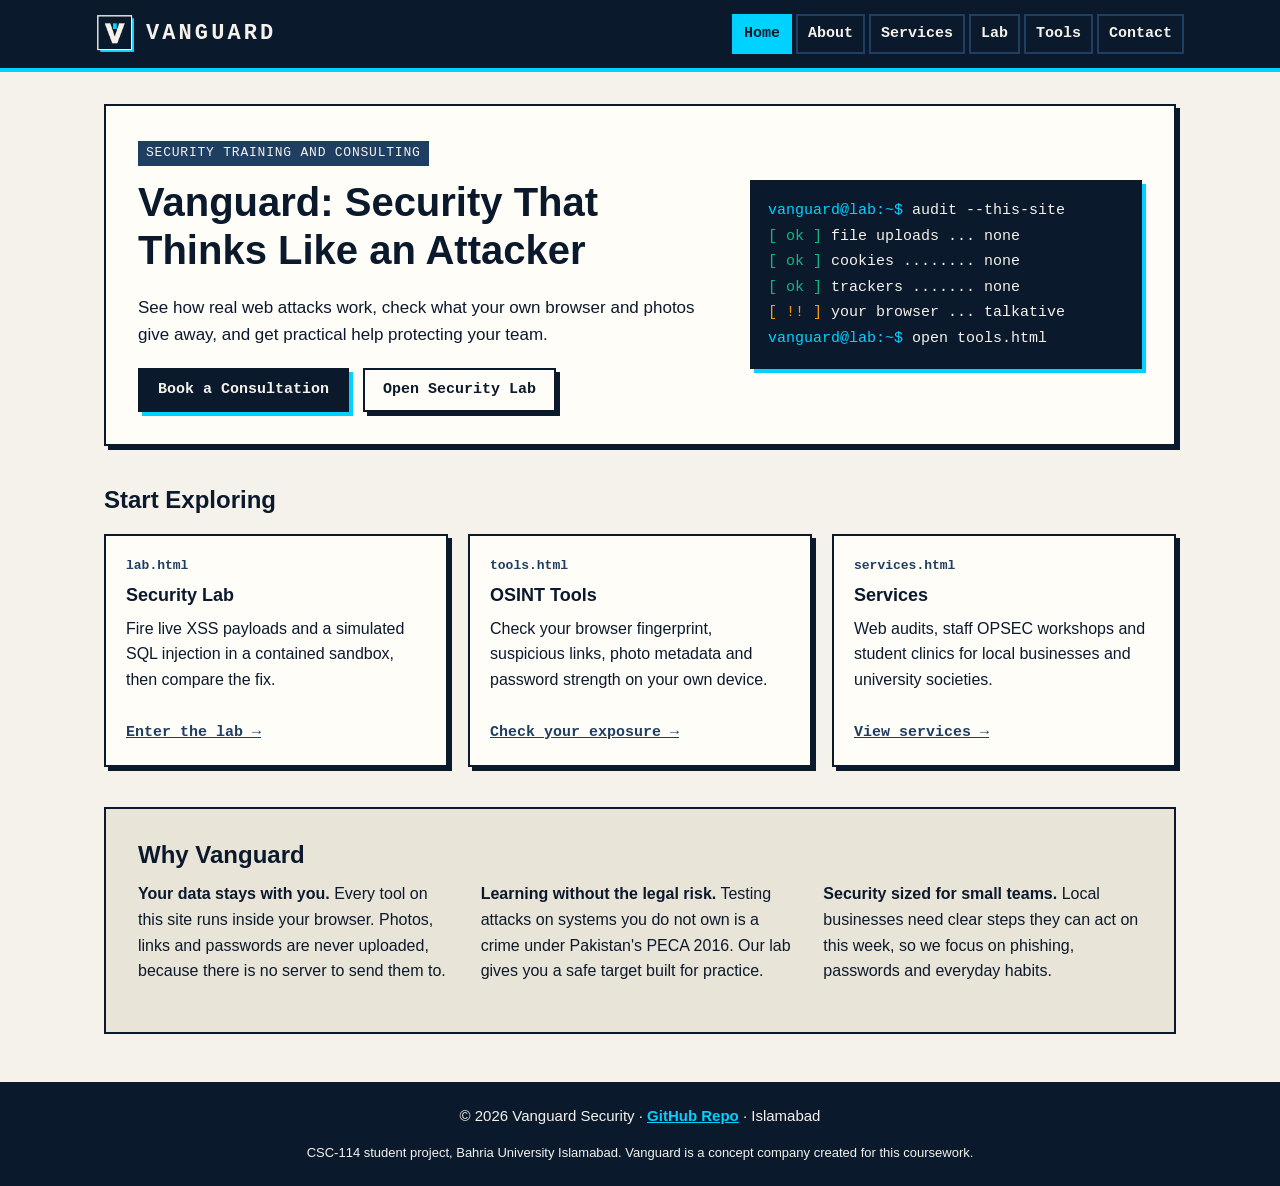
<file: index.html>
<!DOCTYPE html>
<html lang="en">
<head>
  <meta charset="UTF-8">
  <meta name="viewport" content="width=device-width, initial-scale=1.0">
  <meta name="description" content="Vanguard is an Islamabad security training and consulting service with a live vulnerability lab and private, browser-based OSINT tools.">
  <title>Home | Vanguard Security</title>
  <link rel="icon" href="images/vanguard-logo.png" type="image/png">
  <link rel="stylesheet" href="style.css">
</head>
<body>
  <a class="skip-link" href="#main">Skip to main content</a>

  <header class="site-header">
    <div class="header-inner">
      <a class="brand" href="index.html">
        <img src="images/vanguard-logo.png" alt="Vanguard V logo" width="40" height="40">
        <span>VANGUARD</span>
      </a>
      <nav aria-label="Main navigation">
        <ul class="nav-list">
          <li><a href="index.html" aria-current="page">Home</a></li>
          <li><a href="about.html">About</a></li>
          <li><a href="services.html">Services</a></li>
          <li><a href="lab.html">Lab</a></li>
          <li><a href="tools.html">Tools</a></li>
          <li><a href="contact.html">Contact</a></li>
        </ul>
      </nav>
    </div>
  </header>

  <main id="main">
    <section class="hero hero-split" aria-labelledby="home-title">
      <div>
        <p class="eyebrow">Security training and consulting</p>
        <h1 id="home-title">Vanguard: Security That Thinks Like an Attacker</h1>
        <p class="hero-lead">See how real web attacks work, check what your own browser and photos give away, and get practical help protecting your team.</p>
        <div class="hero-actions">
          <a class="btn" href="contact.html">Book a Consultation</a>
          <a class="btn btn-alt" href="lab.html">Open Security Lab</a>
        </div>
      </div>
      <pre class="terminal" role="img" aria-label="Terminal readout: this site uses no uploads, cookies or trackers, while your browser shares a lot about you."><span class="t-cyan">vanguard@lab:~$</span> audit --this-site
<span class="t-green">[ ok ]</span> file uploads ... none
<span class="t-green">[ ok ]</span> cookies ........ none
<span class="t-green">[ ok ]</span> trackers ....... none
<span class="t-amber">[ !! ]</span> your browser ... talkative
<span class="t-cyan">vanguard@lab:~$</span> open tools.html</pre>
    </section>

    <section class="section" aria-labelledby="explore-title">
      <h2 id="explore-title">Start Exploring</h2>
      <div class="cards cards-three">
        <article class="card">
          <p class="card-tag">lab.html</p>
          <h3>Security Lab</h3>
          <p>Fire live XSS payloads and a simulated SQL injection in a contained sandbox, then compare the fix.</p>
          <a class="card-link" href="lab.html">Enter the lab &rarr;</a>
        </article>
        <article class="card">
          <p class="card-tag">tools.html</p>
          <h3>OSINT Tools</h3>
          <p>Check your browser fingerprint, suspicious links, photo metadata and password strength on your own device.</p>
          <a class="card-link" href="tools.html">Check your exposure &rarr;</a>
        </article>
        <article class="card">
          <p class="card-tag">services.html</p>
          <h3>Services</h3>
          <p>Web audits, staff OPSEC workshops and student clinics for local businesses and university societies.</p>
          <a class="card-link" href="services.html">View services &rarr;</a>
        </article>
      </div>
    </section>

    <section class="section" id="welcome" aria-labelledby="why-title">
      <h2 id="why-title">Why Vanguard</h2>
      <div class="prose-columns">
        <p><strong>Your data stays with you.</strong> Every tool on this site runs inside your browser. Photos, links and passwords are never uploaded, because there is no server to send them to.</p>
        <p><strong>Learning without the legal risk.</strong> Testing attacks on systems you do not own is a crime under Pakistan's PECA 2016. Our lab gives you a safe target built for practice.</p>
        <p><strong>Security sized for small teams.</strong> Local businesses need clear steps they can act on this week, so we focus on phishing, passwords and everyday habits.</p>
      </div>
    </section>
  </main>

  <footer class="site-footer">
    <p>&copy; 2026 Vanguard Security &middot; <a href="https://github.com/umair4334/vanguard-security">GitHub Repo</a> &middot; Islamabad</p>
    <p class="footer-note">CSC-114 student project, Bahria University Islamabad. Vanguard is a concept company created for this coursework.</p>
  </footer>
</body>
</html>
</file>
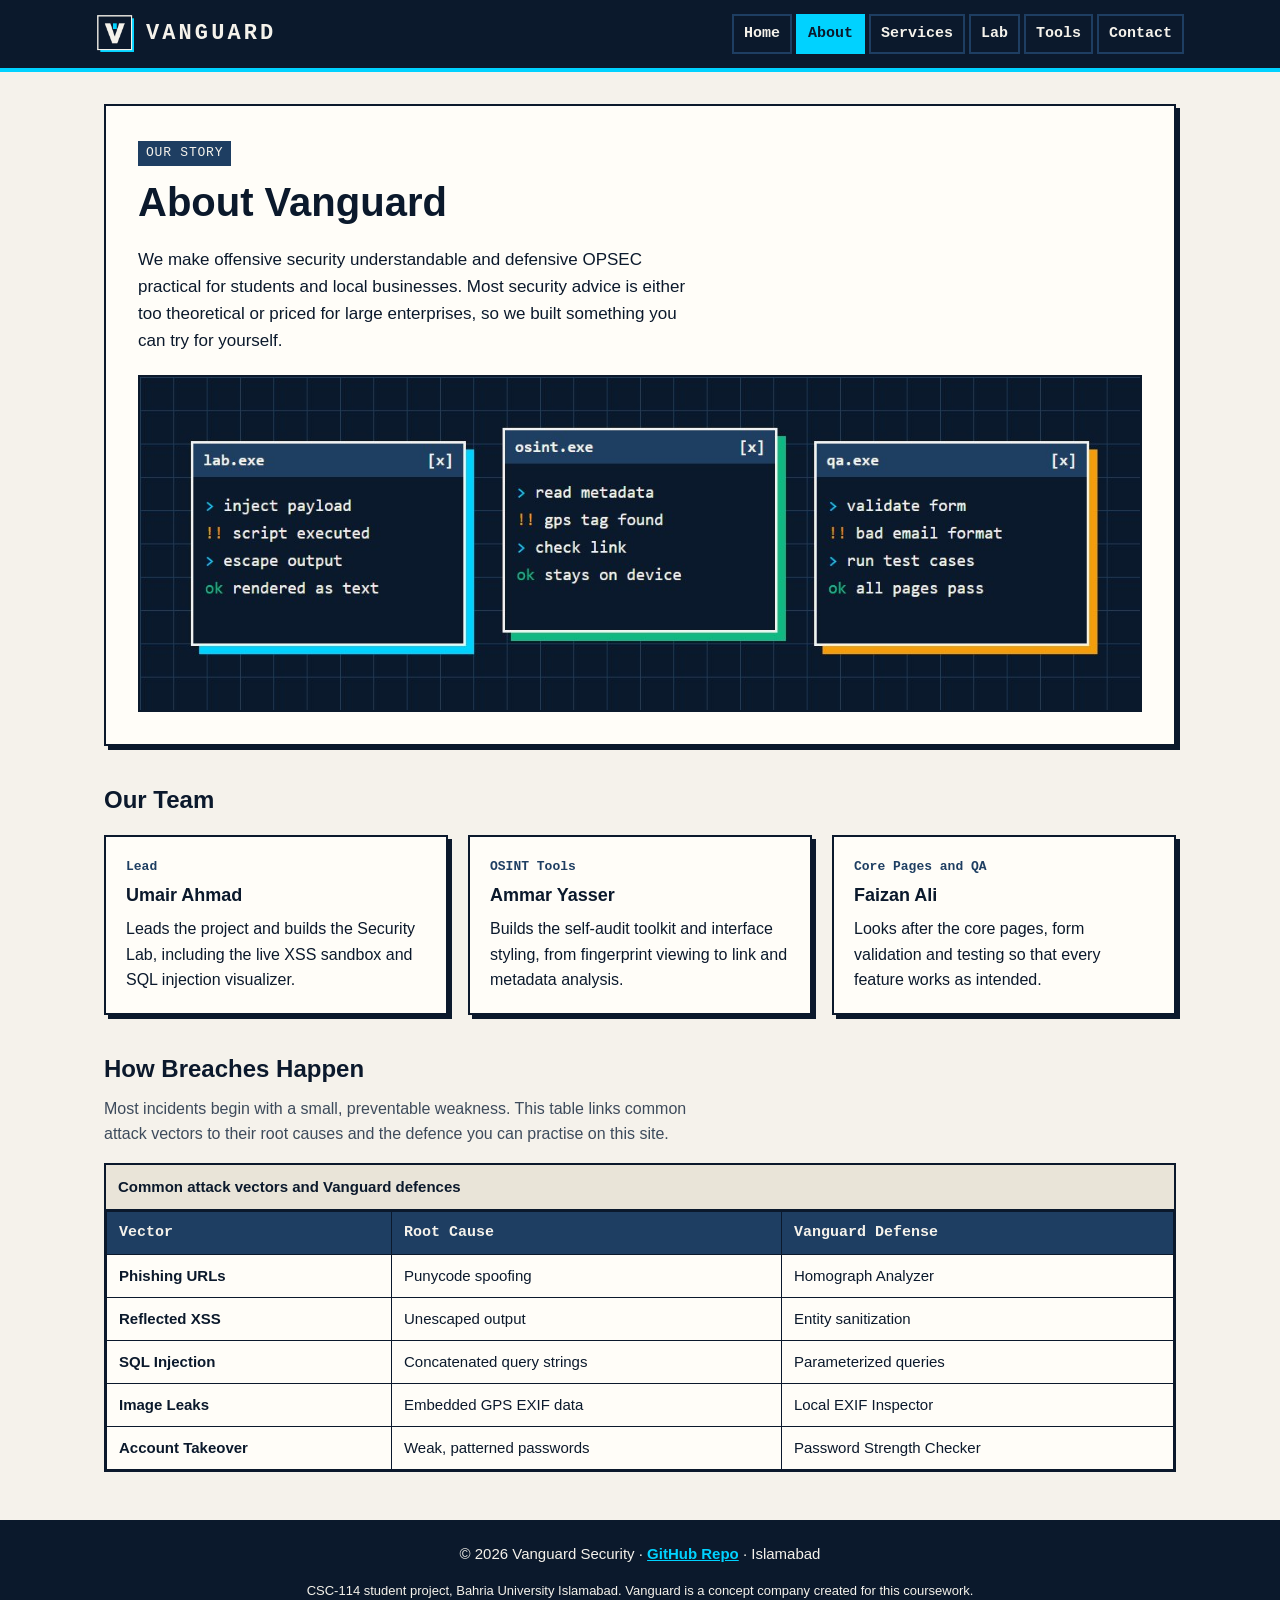
<file: about.html>
<!DOCTYPE html>
<html lang="en">
<head>
  <meta charset="UTF-8">
  <meta name="viewport" content="width=device-width, initial-scale=1.0">
  <meta name="description" content="Meet the Vanguard team and learn how common security breaches happen and how to defend against them.">
  <title>About | Vanguard Security</title>
  <link rel="icon" href="images/vanguard-logo.png" type="image/png">
  <link rel="stylesheet" href="style.css">
</head>
<body>
  <a class="skip-link" href="#main">Skip to main content</a>

  <header class="site-header">
    <div class="header-inner">
      <a class="brand" href="index.html">
        <img src="images/vanguard-logo.png" alt="Vanguard V logo" width="40" height="40">
        <span>VANGUARD</span>
      </a>
      <nav aria-label="Main navigation">
        <ul class="nav-list">
          <li><a href="index.html">Home</a></li>
          <li><a href="about.html" aria-current="page">About</a></li>
          <li><a href="services.html">Services</a></li>
          <li><a href="lab.html">Lab</a></li>
          <li><a href="tools.html">Tools</a></li>
          <li><a href="contact.html">Contact</a></li>
        </ul>
      </nav>
    </div>
  </header>

  <main id="main">
    <section class="hero" aria-labelledby="about-title">
      <div>
        <p class="eyebrow">Our story</p>
        <h1 id="about-title">About Vanguard</h1>
        <p class="hero-lead">We make offensive security understandable and defensive OPSEC practical for students and local businesses. Most security advice is either too theoretical or priced for large enterprises, so we built something you can try for yourself.</p>
        <img class="team-banner" src="images/team-banner.jpg" alt="Three retro terminal windows showing the team's work: testing lab payloads, reading metadata and validating forms." width="1200" height="400">
      </div>
    </section>

    <section class="section" aria-labelledby="team-title">
      <h2 id="team-title">Our Team</h2>
      <div class="cards cards-three">
        <article class="card">
          <p class="card-tag">Lead</p>
          <h3>Umair Ahmad</h3>
          <p>Leads the project and builds the Security Lab, including the live XSS sandbox and SQL injection visualizer.</p>
        </article>
        <article class="card">
          <p class="card-tag">OSINT Tools</p>
          <h3>Ammar Yasser</h3>
          <p>Builds the self-audit toolkit and interface styling, from fingerprint viewing to link and metadata analysis.</p>
        </article>
        <article class="card">
          <p class="card-tag">Core Pages and QA</p>
          <h3>Faizan Ali</h3>
          <p>Looks after the core pages, form validation and testing so that every feature works as intended.</p>
        </article>
      </div>
    </section>

    <section class="section" aria-labelledby="breach-title">
      <h2 id="breach-title">How Breaches Happen</h2>
      <p class="section-intro">Most incidents begin with a small, preventable weakness. This table links common attack vectors to their root causes and the defence you can practise on this site.</p>
      <div class="table-wrap" role="region" aria-labelledby="breach-title" tabindex="0">
        <table>
          <caption>Common attack vectors and Vanguard defences</caption>
          <thead>
            <tr>
              <th scope="col">Vector</th>
              <th scope="col">Root Cause</th>
              <th scope="col">Vanguard Defense</th>
            </tr>
          </thead>
          <tbody>
            <tr>
              <th scope="row">Phishing URLs</th>
              <td>Punycode spoofing</td>
              <td>Homograph Analyzer</td>
            </tr>
            <tr>
              <th scope="row">Reflected XSS</th>
              <td>Unescaped output</td>
              <td>Entity sanitization</td>
            </tr>
            <tr>
              <th scope="row">SQL Injection</th>
              <td>Concatenated query strings</td>
              <td>Parameterized queries</td>
            </tr>
            <tr>
              <th scope="row">Image Leaks</th>
              <td>Embedded GPS EXIF data</td>
              <td>Local EXIF Inspector</td>
            </tr>
            <tr>
              <th scope="row">Account Takeover</th>
              <td>Weak, patterned passwords</td>
              <td>Password Strength Checker</td>
            </tr>
          </tbody>
        </table>
      </div>
    </section>
  </main>

  <footer class="site-footer">
    <p>&copy; 2026 Vanguard Security &middot; <a href="https://github.com/umair4334/vanguard-security">GitHub Repo</a> &middot; Islamabad</p>
    <p class="footer-note">CSC-114 student project, Bahria University Islamabad. Vanguard is a concept company created for this coursework.</p>
  </footer>
</body>
</html>
</file>
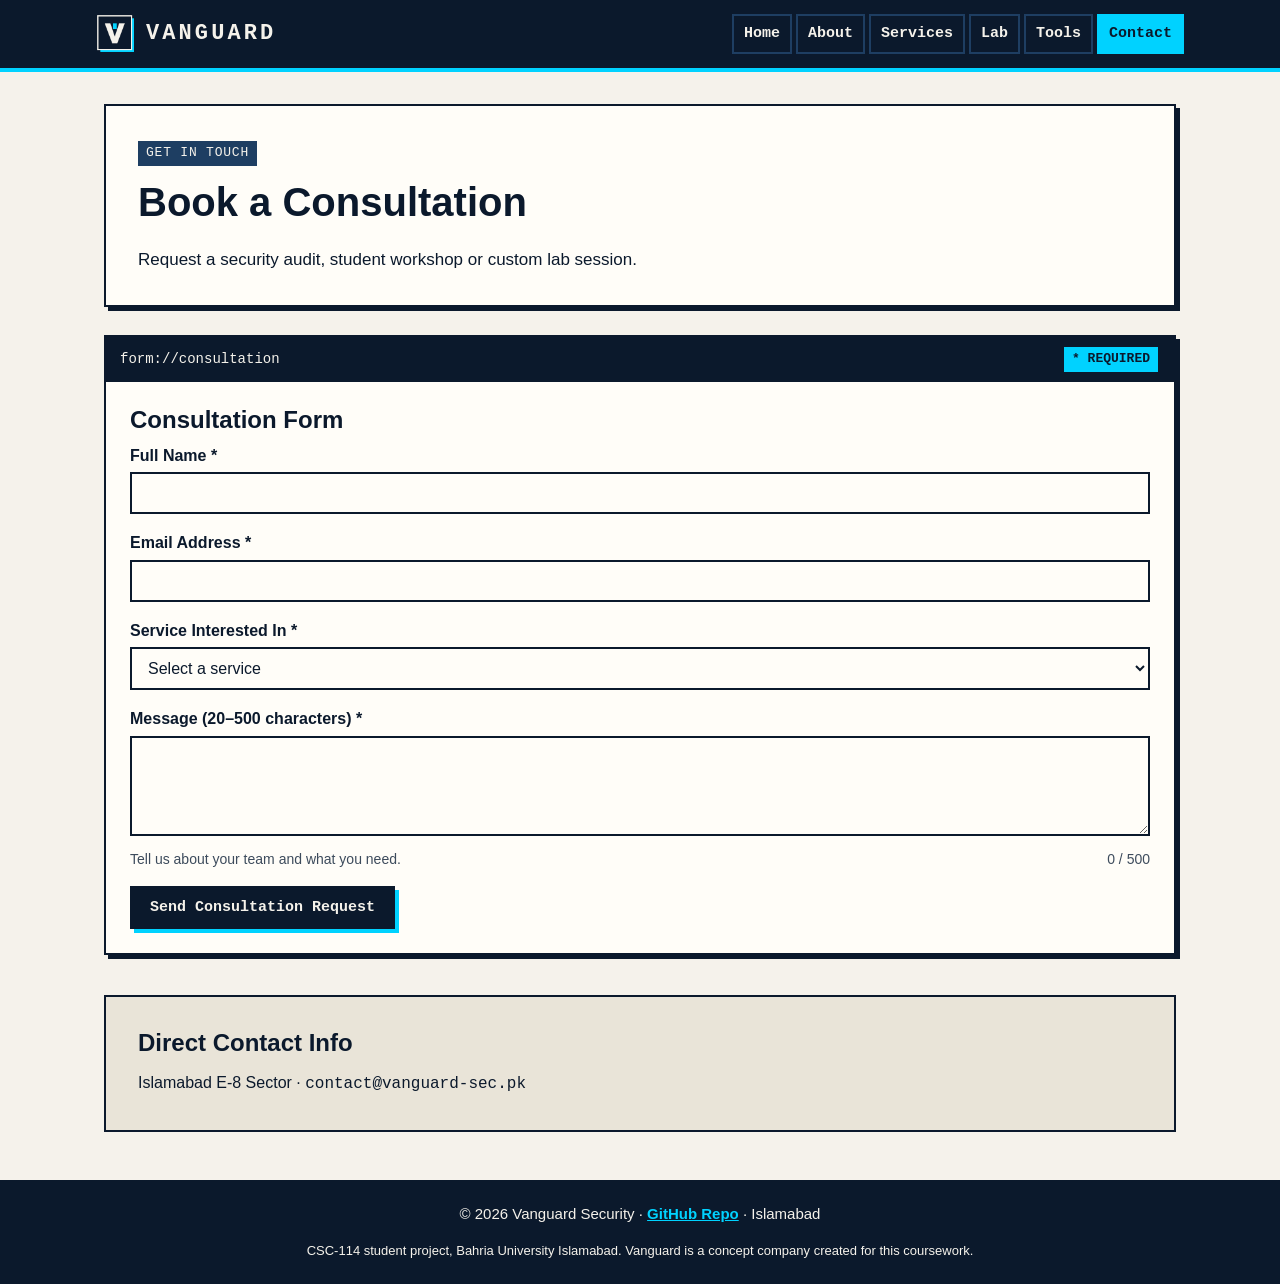
<file: contact.html>
<!DOCTYPE html>
<html lang="en">
<head>
  <meta charset="UTF-8">
  <meta name="viewport" content="width=device-width, initial-scale=1.0">
  <meta name="description" content="Request a security audit, student workshop or custom lab session from Vanguard.">
  <title>Contact | Vanguard Security</title>
  <link rel="icon" href="images/vanguard-logo.png" type="image/png">
  <link rel="stylesheet" href="style.css">
  <script src="js/form-check.js" defer></script>
</head>
<body>
  <a class="skip-link" href="#main">Skip to main content</a>

  <header class="site-header">
    <div class="header-inner">
      <a class="brand" href="index.html">
        <img src="images/vanguard-logo.png" alt="Vanguard V logo" width="40" height="40">
        <span>VANGUARD</span>
      </a>
      <nav aria-label="Main navigation">
        <ul class="nav-list">
          <li><a href="index.html">Home</a></li>
          <li><a href="about.html">About</a></li>
          <li><a href="services.html">Services</a></li>
          <li><a href="lab.html">Lab</a></li>
          <li><a href="tools.html">Tools</a></li>
          <li><a href="contact.html" aria-current="page">Contact</a></li>
        </ul>
      </nav>
    </div>
  </header>

  <main id="main">
    <section class="hero" aria-labelledby="contact-title">
      <div>
        <p class="eyebrow">Get in touch</p>
        <h1 id="contact-title">Book a Consultation</h1>
        <p class="hero-lead">Request a security audit, student workshop or custom lab session.</p>
      </div>
    </section>

    <section class="window" aria-labelledby="form-title">
      <div class="window-bar">
        <span>form://consultation</span>
        <span class="badge badge-info">* REQUIRED</span>
      </div>
      <div class="window-body">
        <h2 id="form-title">Consultation Form</h2>
        <form id="consultForm" action="#" method="post" novalidate>
          <div class="field">
            <label for="name">Full Name *</label>
            <input type="text" id="name" name="name" autocomplete="name" aria-describedby="nameError" required>
            <p class="field-error" id="nameError"></p>
          </div>

          <div class="field">
            <label for="email">Email Address *</label>
            <input type="email" id="email" name="email" autocomplete="email" aria-describedby="emailError" required>
            <p class="field-error" id="emailError"></p>
          </div>

          <div class="field">
            <label for="service">Service Interested In *</label>
            <select id="service" name="service" aria-describedby="serviceError" required>
              <option value="">Select a service</option>
              <option value="Web Application Security Audit">Web Application Security Audit</option>
              <option value="Staff OPSEC Workshop">Staff OPSEC Workshop</option>
              <option value="Student Lab Session">Student Lab Session</option>
              <option value="Incident Readiness Guide">Incident Readiness Guide</option>
            </select>
            <p class="field-error" id="serviceError"></p>
          </div>

          <div class="field">
            <label for="msg">Message (20&ndash;500 characters) *</label>
            <textarea id="msg" name="msg" rows="4" aria-describedby="msgHint msgError" required></textarea>
            <p class="hint" id="msgHint"><span>Tell us about your team and what you need.</span><span id="msgCounter">0 / 500</span></p>
            <p class="field-error" id="msgError"></p>
          </div>

          <button class="btn" type="submit">Send Consultation Request</button>
          <div class="form-message" id="formMessage" role="status" tabindex="-1"></div>
        </form>
      </div>
    </section>

    <section class="section" id="welcome" aria-labelledby="direct-title">
      <h2 id="direct-title">Direct Contact Info</h2>
      <p>Islamabad E-8 Sector &middot; <code>contact@vanguard-sec.pk</code></p>
    </section>
  </main>

  <footer class="site-footer">
    <p>&copy; 2026 Vanguard Security &middot; <a href="https://github.com/umair4334/vanguard-security">GitHub Repo</a> &middot; Islamabad</p>
    <p class="footer-note">CSC-114 student project, Bahria University Islamabad. Vanguard is a concept company created for this coursework.</p>
  </footer>
</body>
</html>
</file>
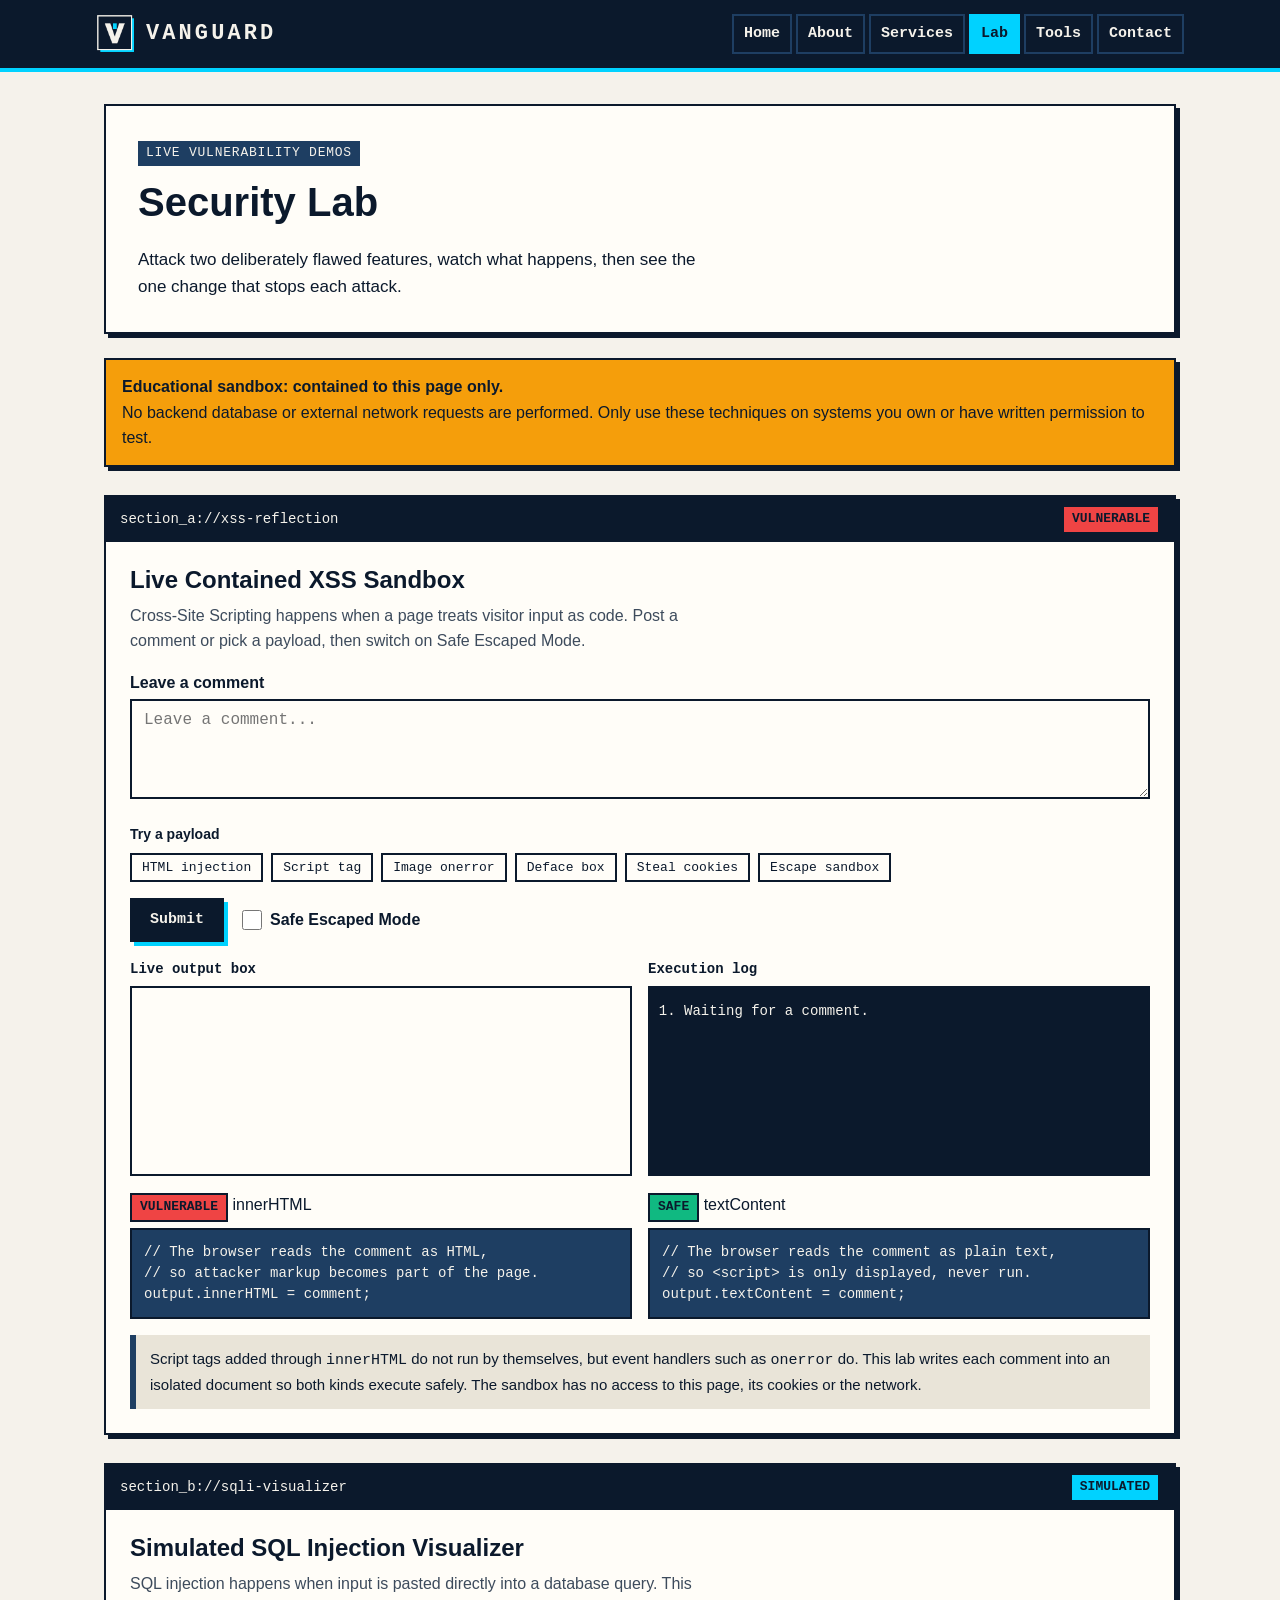
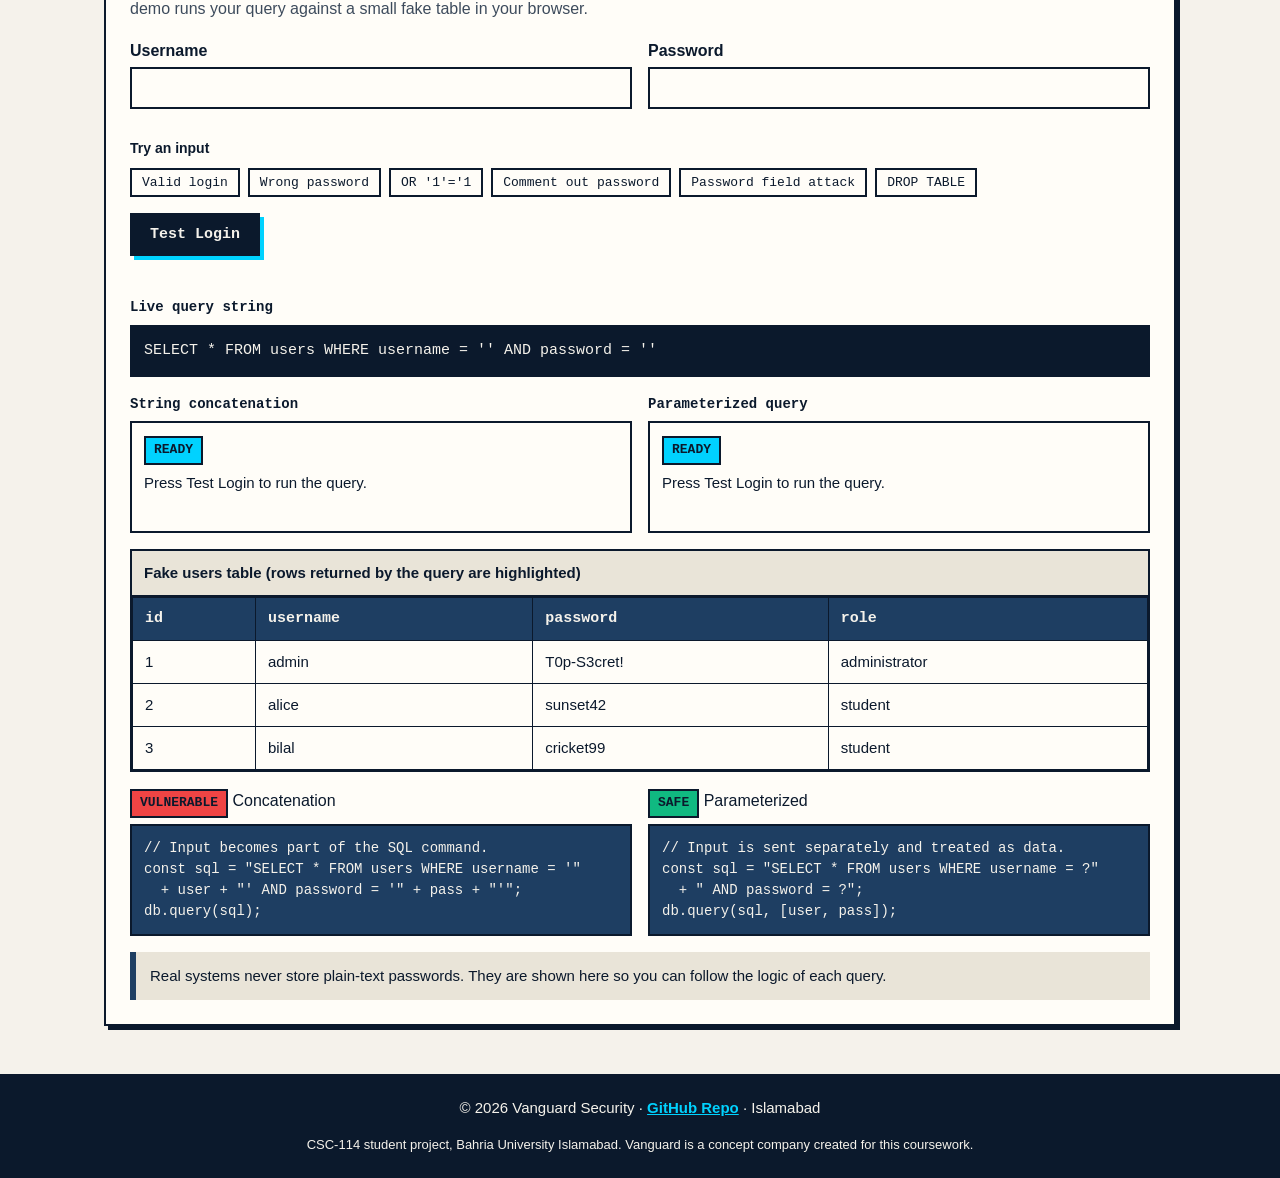
<file: lab.html>
<!DOCTYPE html>
<html lang="en">
<head>
  <meta charset="UTF-8">
  <meta name="viewport" content="width=device-width, initial-scale=1.0">
  <!-- Stops the sandboxed comment box from loading any outside page. -->
  <meta http-equiv="Content-Security-Policy" content="frame-src 'none'">
  <meta name="description" content="Run live, contained XSS payloads and a simulated SQL injection, then compare each attack with its fix.">
  <title>Security Lab | Vanguard Security</title>
  <link rel="icon" href="images/vanguard-logo.png" type="image/png">
  <link rel="stylesheet" href="style.css">
  <script src="js/lab-sandbox.js" defer></script>
</head>
<body>
  <a class="skip-link" href="#main">Skip to main content</a>

  <header class="site-header">
    <div class="header-inner">
      <a class="brand" href="index.html">
        <img src="images/vanguard-logo.png" alt="Vanguard V logo" width="40" height="40">
        <span>VANGUARD</span>
      </a>
      <nav aria-label="Main navigation">
        <ul class="nav-list">
          <li><a href="index.html">Home</a></li>
          <li><a href="about.html">About</a></li>
          <li><a href="services.html">Services</a></li>
          <li><a href="lab.html" aria-current="page">Lab</a></li>
          <li><a href="tools.html">Tools</a></li>
          <li><a href="contact.html">Contact</a></li>
        </ul>
      </nav>
    </div>
  </header>

  <main id="main">
    <section class="hero" aria-labelledby="lab-title">
      <div>
        <p class="eyebrow">Live vulnerability demos</p>
        <h1 id="lab-title">Security Lab</h1>
        <p class="hero-lead">Attack two deliberately flawed features, watch what happens, then see the one change that stops each attack.</p>
      </div>
    </section>

    <p class="lab-banner" role="note">Educational sandbox: contained to this page only.
      <span>No backend database or external network requests are performed. Only use these techniques on systems you own or have written permission to test.</span>
    </p>

    <!-- SECTION A: live XSS demo -->
    <section class="window" aria-labelledby="xss-title">
      <div class="window-bar">
        <span>section_a://xss-reflection</span>
        <span class="badge badge-danger" id="xssStatus">VULNERABLE</span>
      </div>
      <div class="window-body">
        <h2 id="xss-title">Live Contained XSS Sandbox</h2>
        <p class="section-intro">Cross-Site Scripting happens when a page treats visitor input as code. Post a comment or pick a payload, then switch on Safe Escaped Mode.</p>

        <form id="xssForm" novalidate>
          <div class="field">
            <label for="xssInput">Leave a comment</label>
            <textarea class="input-mono" id="xssInput" name="xssInput" rows="3" maxlength="600" placeholder="Leave a comment..."></textarea>
            <p class="field-error" id="xssError"></p>
          </div>
          <p class="chip-label" id="xssPresetLabel">Try a payload</p>
          <div class="chip-row" role="group" aria-labelledby="xssPresetLabel">
            <button class="chip" type="button" data-payload="html">HTML injection</button>
            <button class="chip" type="button" data-payload="script">Script tag</button>
            <button class="chip" type="button" data-payload="image">Image onerror</button>
            <button class="chip" type="button" data-payload="deface">Deface box</button>
            <button class="chip" type="button" data-payload="cookie">Steal cookies</button>
            <button class="chip" type="button" data-payload="escape">Escape sandbox</button>
          </div>
          <div class="inline-controls">
            <button class="btn" type="submit">Submit</button>
            <label class="switch" for="safeMode">
              <input type="checkbox" id="safeMode" name="safeMode">
              Safe Escaped Mode
            </label>
          </div>
        </form>

        <div class="lab-grid">
          <div>
            <p class="pane-title">Live output box</p>
            <iframe id="xssFrame" title="Isolated preview of the submitted comment" sandbox="allow-scripts"></iframe>
          </div>
          <div>
            <p class="pane-title">Execution log</p>
            <ol class="console" id="xssLog" aria-live="polite">
              <li>Waiting for a comment.</li>
            </ol>
          </div>
        </div>

        <div class="lab-grid">
          <figure class="code-panel">
            <figcaption><span class="badge badge-danger">VULNERABLE</span> innerHTML</figcaption>
            <pre><code>// The browser reads the comment as HTML,
// so attacker markup becomes part of the page.
output.innerHTML = comment;</code></pre>
          </figure>
          <figure class="code-panel">
            <figcaption><span class="badge badge-safe">SAFE</span> textContent</figcaption>
            <pre><code>// The browser reads the comment as plain text,
// so &lt;script&gt; is only displayed, never run.
output.textContent = comment;</code></pre>
          </figure>
        </div>
        <p class="notice">Script tags added through <code>innerHTML</code> do not run by themselves, but event handlers such as <code>onerror</code> do. This lab writes each comment into an isolated document so both kinds execute safely. The sandbox has no access to this page, its cookies or the network.</p>
      </div>
    </section>

    <!-- SECTION B: simulated SQL injection demo -->
    <section class="window" aria-labelledby="sqli-title">
      <div class="window-bar">
        <span>section_b://sqli-visualizer</span>
        <span class="badge badge-info">SIMULATED</span>
      </div>
      <div class="window-body">
        <h2 id="sqli-title">Simulated SQL Injection Visualizer</h2>
        <p class="section-intro">SQL injection happens when input is pasted directly into a database query. This demo runs your query against a small fake table in your browser.</p>

        <form id="sqliForm" novalidate>
          <div class="lab-grid">
            <div class="field">
              <label for="sqlUser">Username</label>
              <input class="input-mono" type="text" id="sqlUser" name="sqlUser" maxlength="80" autocomplete="off" spellcheck="false">
            </div>
            <div class="field">
              <label for="sqlPass">Password</label>
              <input class="input-mono" type="password" id="sqlPass" name="sqlPass" maxlength="80" autocomplete="off">
            </div>
          </div>
          <p class="chip-label" id="sqlPresetLabel">Try an input</p>
          <div class="chip-row" role="group" aria-labelledby="sqlPresetLabel">
            <button class="chip" type="button" data-sql="normal">Valid login</button>
            <button class="chip" type="button" data-sql="wrong">Wrong password</button>
            <button class="chip" type="button" data-sql="orTrue">OR '1'='1</button>
            <button class="chip" type="button" data-sql="comment">Comment out password</button>
            <button class="chip" type="button" data-sql="passField">Password field attack</button>
            <button class="chip" type="button" data-sql="drop">DROP TABLE</button>
          </div>
          <button class="btn" type="submit">Test Login</button>
        </form>

        <p class="pane-title section">Live query string</p>
        <pre class="query-box" id="sqlQuery"></pre>

        <div class="lab-grid">
          <div>
            <p class="pane-title">String concatenation</p>
            <div class="result-box" id="concatResult" aria-live="polite"><span class="badge badge-info">READY</span><p>Press Test Login to run the query.</p></div>
          </div>
          <div>
            <p class="pane-title">Parameterized query</p>
            <div class="result-box" id="paramResult" aria-live="polite"><span class="badge badge-info">READY</span><p>Press Test Login to run the query.</p></div>
          </div>
        </div>

        <div class="table-wrap" role="region" aria-label="Fake users table" tabindex="0">
          <table>
            <caption>Fake users table (rows returned by the query are highlighted)</caption>
            <thead>
              <tr>
                <th scope="col">id</th>
                <th scope="col">username</th>
                <th scope="col">password</th>
                <th scope="col">role</th>
              </tr>
            </thead>
            <tbody id="sqlUsers"></tbody>
          </table>
        </div>

        <div class="lab-grid">
          <figure class="code-panel">
            <figcaption><span class="badge badge-danger">VULNERABLE</span> Concatenation</figcaption>
            <pre><code>// Input becomes part of the SQL command.
const sql = "SELECT * FROM users WHERE username = '"
  + user + "' AND password = '" + pass + "'";
db.query(sql);</code></pre>
          </figure>
          <figure class="code-panel">
            <figcaption><span class="badge badge-safe">SAFE</span> Parameterized</figcaption>
            <pre><code>// Input is sent separately and treated as data.
const sql = "SELECT * FROM users WHERE username = ?"
  + " AND password = ?";
db.query(sql, [user, pass]);</code></pre>
          </figure>
        </div>
        <p class="notice">Real systems never store plain-text passwords. They are shown here so you can follow the logic of each query.</p>
      </div>
    </section>
  </main>

  <footer class="site-footer">
    <p>&copy; 2026 Vanguard Security &middot; <a href="https://github.com/umair4334/vanguard-security">GitHub Repo</a> &middot; Islamabad</p>
    <p class="footer-note">CSC-114 student project, Bahria University Islamabad. Vanguard is a concept company created for this coursework.</p>
  </footer>
</body>
</html>
</file>
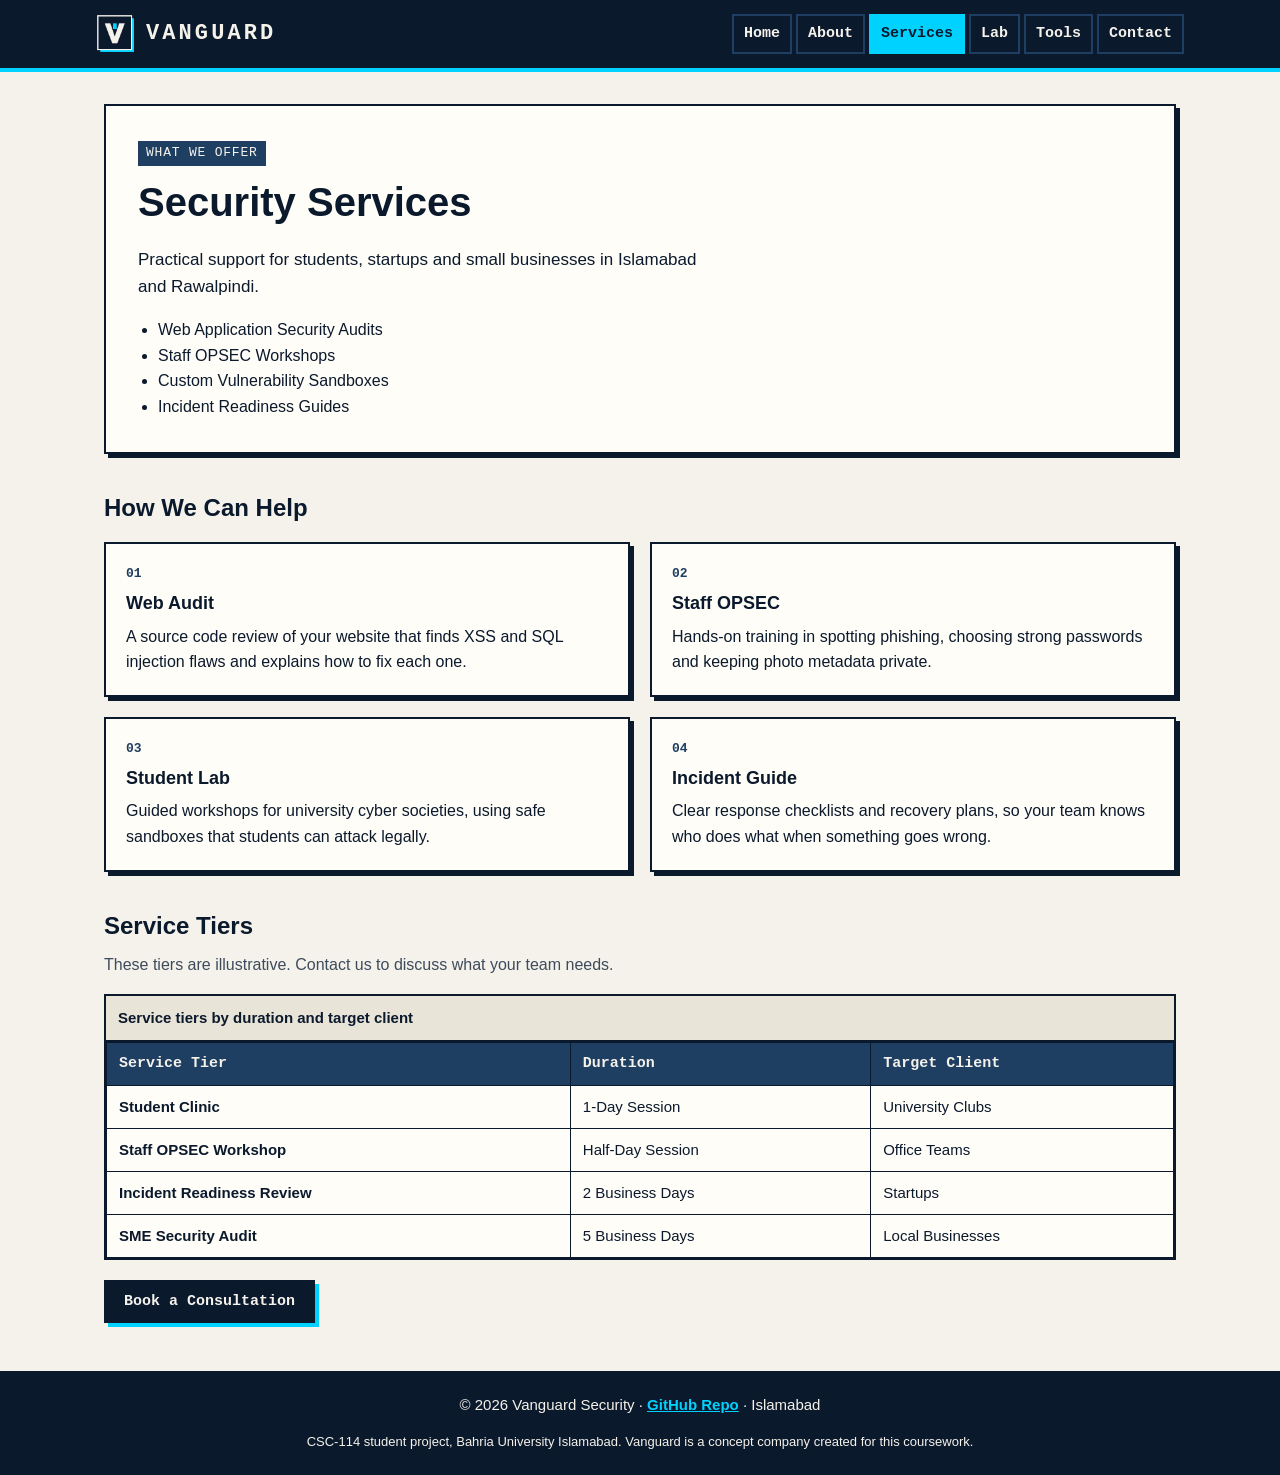
<file: services.html>
<!DOCTYPE html>
<html lang="en">
<head>
  <meta charset="UTF-8">
  <meta name="viewport" content="width=device-width, initial-scale=1.0">
  <meta name="description" content="Vanguard offers web application audits, staff OPSEC workshops, student security labs and incident readiness guides.">
  <title>Services | Vanguard Security</title>
  <link rel="icon" href="images/vanguard-logo.png" type="image/png">
  <link rel="stylesheet" href="style.css">
</head>
<body>
  <a class="skip-link" href="#main">Skip to main content</a>

  <header class="site-header">
    <div class="header-inner">
      <a class="brand" href="index.html">
        <img src="images/vanguard-logo.png" alt="Vanguard V logo" width="40" height="40">
        <span>VANGUARD</span>
      </a>
      <nav aria-label="Main navigation">
        <ul class="nav-list">
          <li><a href="index.html">Home</a></li>
          <li><a href="about.html">About</a></li>
          <li><a href="services.html" aria-current="page">Services</a></li>
          <li><a href="lab.html">Lab</a></li>
          <li><a href="tools.html">Tools</a></li>
          <li><a href="contact.html">Contact</a></li>
        </ul>
      </nav>
    </div>
  </header>

  <main id="main">
    <section class="hero" aria-labelledby="services-title">
      <div>
        <p class="eyebrow">What we offer</p>
        <h1 id="services-title">Security Services</h1>
        <p class="hero-lead">Practical support for students, startups and small businesses in Islamabad and Rawalpindi.</p>
        <ul class="offer-list">
          <li>Web Application Security Audits</li>
          <li>Staff OPSEC Workshops</li>
          <li>Custom Vulnerability Sandboxes</li>
          <li>Incident Readiness Guides</li>
        </ul>
      </div>
    </section>

    <section class="section" aria-labelledby="offers-title">
      <h2 id="offers-title">How We Can Help</h2>
      <div class="cards">
        <article class="card">
          <p class="card-tag">01</p>
          <h3>Web Audit</h3>
          <p>A source code review of your website that finds XSS and SQL injection flaws and explains how to fix each one.</p>
        </article>
        <article class="card">
          <p class="card-tag">02</p>
          <h3>Staff OPSEC</h3>
          <p>Hands-on training in spotting phishing, choosing strong passwords and keeping photo metadata private.</p>
        </article>
        <article class="card">
          <p class="card-tag">03</p>
          <h3>Student Lab</h3>
          <p>Guided workshops for university cyber societies, using safe sandboxes that students can attack legally.</p>
        </article>
        <article class="card">
          <p class="card-tag">04</p>
          <h3>Incident Guide</h3>
          <p>Clear response checklists and recovery plans, so your team knows who does what when something goes wrong.</p>
        </article>
      </div>
    </section>

    <section class="section" aria-labelledby="tiers-title">
      <h2 id="tiers-title">Service Tiers</h2>
      <p class="section-intro">These tiers are illustrative. Contact us to discuss what your team needs.</p>
      <div class="table-wrap" role="region" aria-labelledby="tiers-title" tabindex="0">
        <table>
          <caption>Service tiers by duration and target client</caption>
          <thead>
            <tr>
              <th scope="col">Service Tier</th>
              <th scope="col">Duration</th>
              <th scope="col">Target Client</th>
            </tr>
          </thead>
          <tbody>
            <tr>
              <th scope="row">Student Clinic</th>
              <td>1-Day Session</td>
              <td>University Clubs</td>
            </tr>
            <tr>
              <th scope="row">Staff OPSEC Workshop</th>
              <td>Half-Day Session</td>
              <td>Office Teams</td>
            </tr>
            <tr>
              <th scope="row">Incident Readiness Review</th>
              <td>2 Business Days</td>
              <td>Startups</td>
            </tr>
            <tr>
              <th scope="row">SME Security Audit</th>
              <td>5 Business Days</td>
              <td>Local Businesses</td>
            </tr>
          </tbody>
        </table>
      </div>
      <div class="hero-actions">
        <a class="btn" href="contact.html">Book a Consultation</a>
      </div>
    </section>
  </main>

  <footer class="site-footer">
    <p>&copy; 2026 Vanguard Security &middot; <a href="https://github.com/umair4334/vanguard-security">GitHub Repo</a> &middot; Islamabad</p>
    <p class="footer-note">CSC-114 student project, Bahria University Islamabad. Vanguard is a concept company created for this coursework.</p>
  </footer>
</body>
</html>
</file>
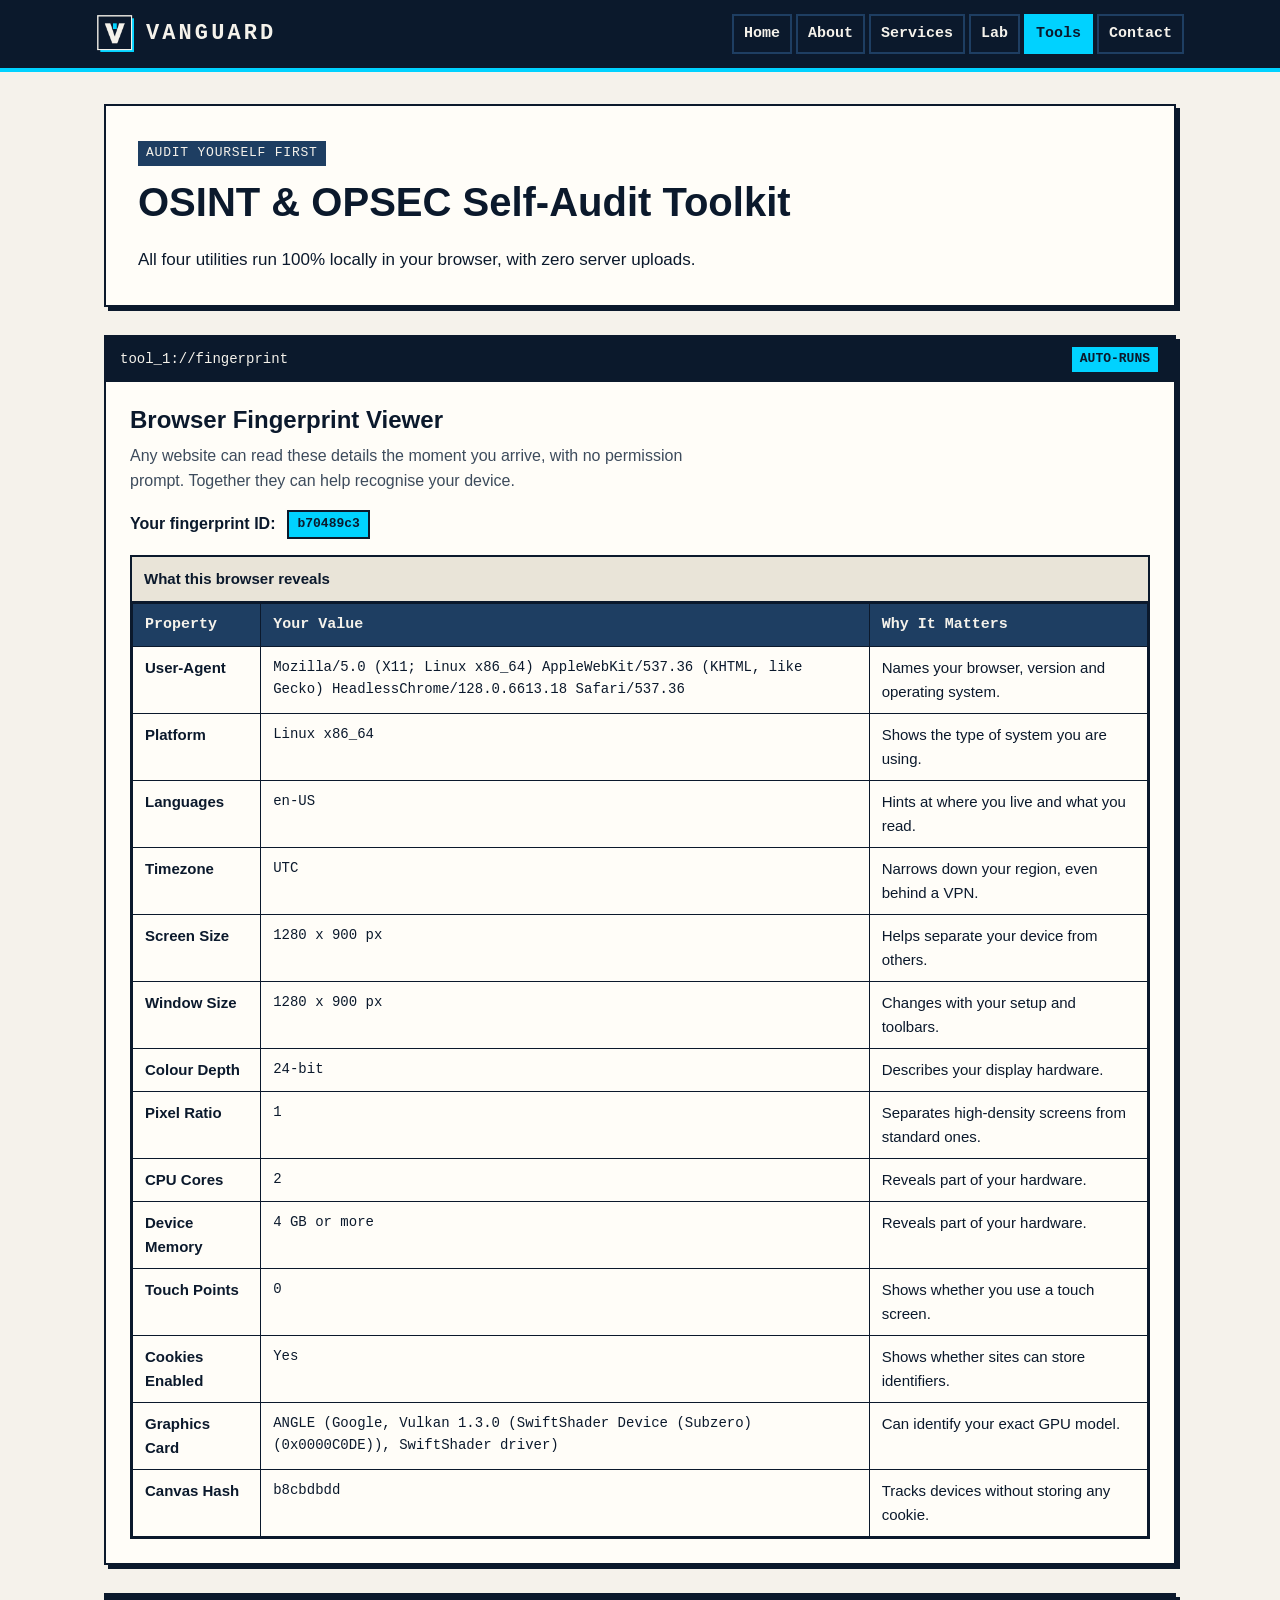
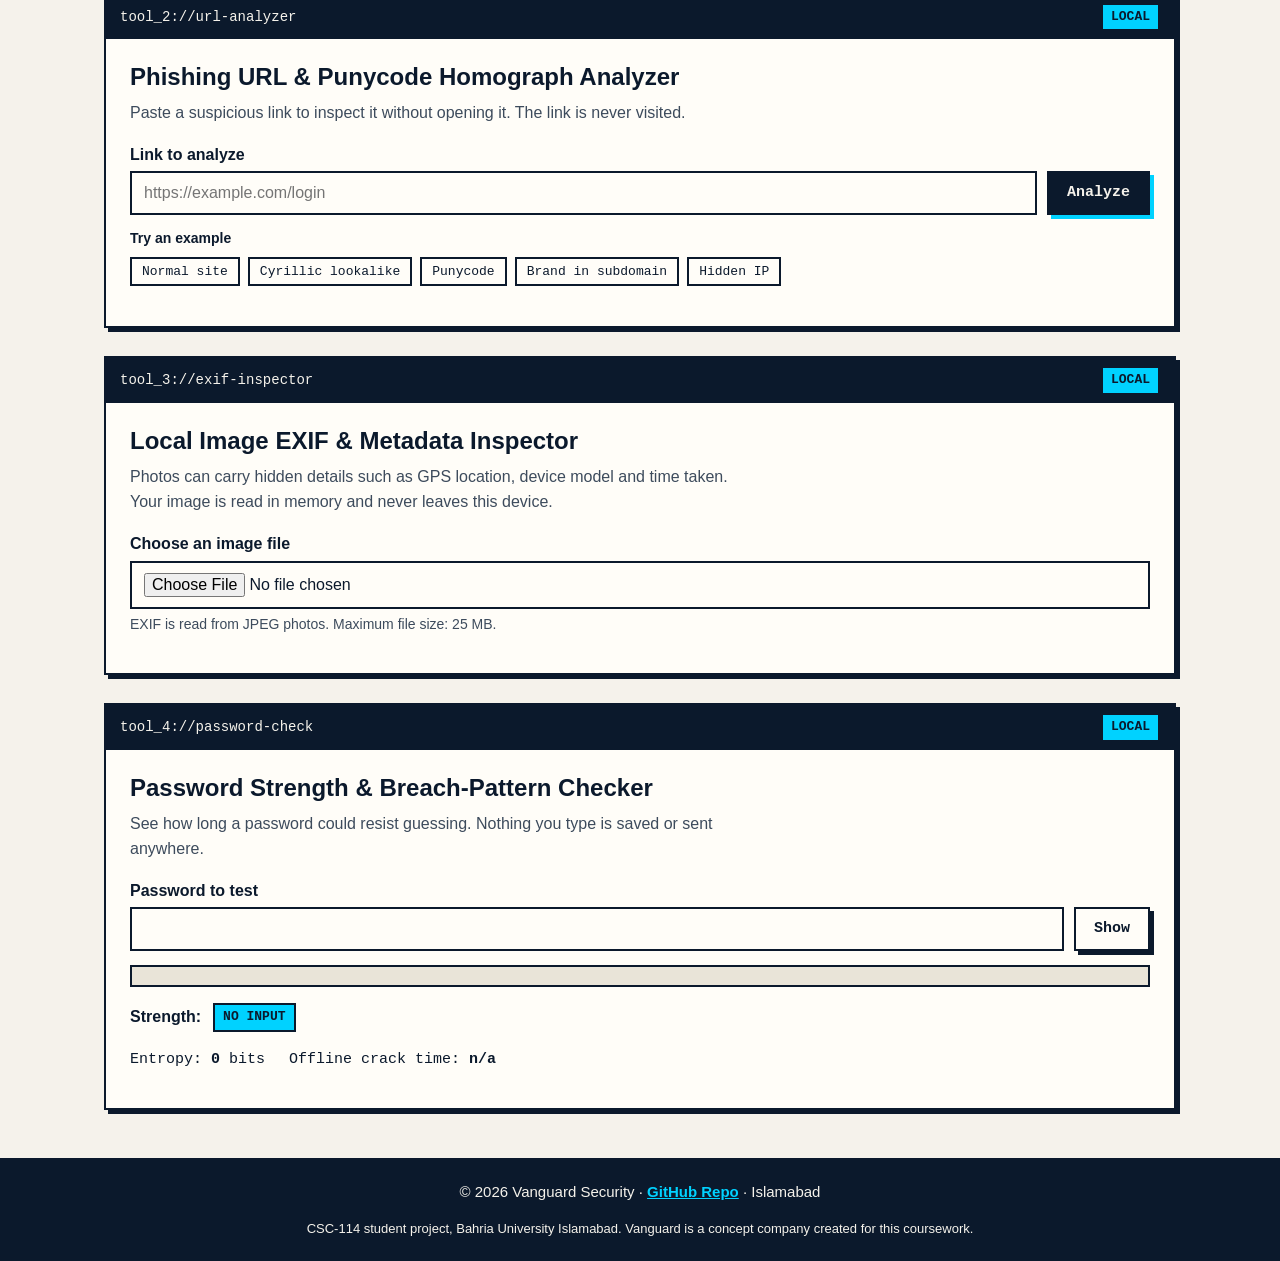
<file: tools.html>
<!DOCTYPE html>
<html lang="en">
<head>
  <meta charset="UTF-8">
  <meta name="viewport" content="width=device-width, initial-scale=1.0">
  <meta name="description" content="Four private OSINT self-audit tools: browser fingerprint viewer, phishing URL analyzer, EXIF inspector and password checker.">
  <title>OSINT Tools | Vanguard Security</title>
  <link rel="icon" href="images/vanguard-logo.png" type="image/png">
  <link rel="stylesheet" href="style.css">
  <script src="js/osint-tools.js" defer></script>
</head>
<body>
  <a class="skip-link" href="#main">Skip to main content</a>

  <header class="site-header">
    <div class="header-inner">
      <a class="brand" href="index.html">
        <img src="images/vanguard-logo.png" alt="Vanguard V logo" width="40" height="40">
        <span>VANGUARD</span>
      </a>
      <nav aria-label="Main navigation">
        <ul class="nav-list">
          <li><a href="index.html">Home</a></li>
          <li><a href="about.html">About</a></li>
          <li><a href="services.html">Services</a></li>
          <li><a href="lab.html">Lab</a></li>
          <li><a href="tools.html" aria-current="page">Tools</a></li>
          <li><a href="contact.html">Contact</a></li>
        </ul>
      </nav>
    </div>
  </header>

  <main id="main">
    <section class="hero" aria-labelledby="tools-title">
      <div>
        <p class="eyebrow">Audit yourself first</p>
        <h1 id="tools-title">OSINT &amp; OPSEC Self-Audit Toolkit</h1>
        <p class="hero-lead">All four utilities run 100% locally in your browser, with zero server uploads.</p>
      </div>
    </section>

    <!-- TOOL 1: browser fingerprint viewer -->
    <section class="window" aria-labelledby="fp-title">
      <div class="window-bar">
        <span>tool_1://fingerprint</span>
        <span class="badge badge-info">AUTO-RUNS</span>
      </div>
      <div class="window-body">
        <h2 id="fp-title">Browser Fingerprint Viewer</h2>
        <p class="section-intro">Any website can read these details the moment you arrive, with no permission prompt. Together they can help recognise your device.</p>
        <p class="tool-summary"><strong>Your fingerprint ID:</strong> <code class="badge badge-info" id="fpId">calculating</code></p>
        <div class="table-wrap" role="region" aria-labelledby="fp-title" tabindex="0">
          <table>
            <caption>What this browser reveals</caption>
            <thead>
              <tr>
                <th scope="col">Property</th>
                <th scope="col">Your Value</th>
                <th scope="col">Why It Matters</th>
              </tr>
            </thead>
            <tbody id="fpTable"></tbody>
          </table>
        </div>
      </div>
    </section>

    <!-- TOOL 2: phishing URL analyzer -->
    <section class="window" aria-labelledby="url-title">
      <div class="window-bar">
        <span>tool_2://url-analyzer</span>
        <span class="badge badge-info">LOCAL</span>
      </div>
      <div class="window-body">
        <h2 id="url-title">Phishing URL &amp; Punycode Homograph Analyzer</h2>
        <p class="section-intro">Paste a suspicious link to inspect it without opening it. The link is never visited.</p>
        <form id="urlForm" novalidate>
          <label for="urlInput">Link to analyze</label>
          <div class="input-row">
            <input class="input-mono" type="text" id="urlInput" name="urlInput" maxlength="2048" autocomplete="off" spellcheck="false" placeholder="https://example.com/login">
            <button class="btn" type="submit">Analyze</button>
          </div>
          <p class="field-error" id="urlError"></p>
        </form>
        <p class="chip-label" id="urlPresetLabel">Try an example</p>
        <div class="chip-row" role="group" aria-labelledby="urlPresetLabel">
          <button class="chip" type="button" data-url="https://www.wikipedia.org/">Normal site</button>
          <button class="chip" type="button" data-url="http://раypal.com/login">Cyrillic lookalike</button>
          <button class="chip" type="button" data-url="https://xn--pple-43d.com/verify">Punycode</button>
          <button class="chip" type="button" data-url="https://paypal.com.account-verify.top/signin">Brand in subdomain</button>
          <button class="chip" type="button" data-url="http://google.com@192.168.10.5:8080/update">Hidden IP</button>
        </div>
        <div class="tool-output" id="urlOutput" aria-live="polite"></div>
      </div>
    </section>

    <!-- TOOL 3: EXIF inspector -->
    <section class="window" aria-labelledby="exif-title">
      <div class="window-bar">
        <span>tool_3://exif-inspector</span>
        <span class="badge badge-info">LOCAL</span>
      </div>
      <div class="window-body">
        <h2 id="exif-title">Local Image EXIF &amp; Metadata Inspector</h2>
        <p class="section-intro">Photos can carry hidden details such as GPS location, device model and time taken. Your image is read in memory and never leaves this device.</p>
        <label for="exifInput">Choose an image file</label>
        <input type="file" id="exifInput" name="exifInput" accept="image/*">
        <p class="hint"><span>EXIF is read from JPEG photos. Maximum file size: 25 MB.</span></p>
        <p class="field-error" id="exifError"></p>
        <div class="tool-output" id="exifOutput" aria-live="polite"></div>
      </div>
    </section>

    <!-- TOOL 4: password checker -->
    <section class="window" aria-labelledby="pw-title">
      <div class="window-bar">
        <span>tool_4://password-check</span>
        <span class="badge badge-info">LOCAL</span>
      </div>
      <div class="window-body">
        <h2 id="pw-title">Password Strength &amp; Breach-Pattern Checker</h2>
        <p class="section-intro">See how long a password could resist guessing. Nothing you type is saved or sent anywhere.</p>
        <label for="pwInput">Password to test</label>
        <div class="input-row">
          <input class="input-mono" type="password" id="pwInput" name="pwInput" maxlength="128" autocomplete="off" spellcheck="false">
          <button class="btn btn-alt" type="button" id="pwToggle" aria-pressed="false">Show</button>
        </div>
        <div class="meter" aria-hidden="true"><div class="meter-fill" id="pwMeter"></div></div>
        <div aria-live="polite">
          <p class="tool-summary"><strong>Strength:</strong> <span class="badge badge-info" id="pwLabel">NO INPUT</span></p>
          <p class="stat-row">
            <span>Entropy: <strong id="pwBits">0</strong> bits</span>
            <span>Offline crack time: <strong id="pwTime">n/a</strong></span>
          </p>
          <ul class="tip-list" id="pwTips"></ul>
        </div>
      </div>
    </section>
  </main>

  <footer class="site-footer">
    <p>&copy; 2026 Vanguard Security &middot; <a href="https://github.com/umair4334/vanguard-security">GitHub Repo</a> &middot; Islamabad</p>
    <p class="footer-note">CSC-114 student project, Bahria University Islamabad. Vanguard is a concept company created for this coursework.</p>
  </footer>
</body>
</html>
</file>
<file: style.css>
/* ==========================================================================
   VANGUARD SECURITY: shared stylesheet for all six pages
   Layout is mobile-first: the base rules target phones, and the media
   queries at the bottom of this file add to them on larger screens.

   Contents
   1. Design tokens (colours, fonts, borders)
   2. Base elements
   3. Header and navigation
   4. Footer
   5. Page layout and heroes
   6. Buttons and badges
   7. Cards and windows
   8. Tables
   9. Forms
   10. Security Lab
   11. OSINT tools
   12. Media queries
   ========================================================================== */

/* 1. Design tokens --------------------------------------------------------- */
:root {
  --navy: #0B192C;
  --slate: #1E3E62;
  --cyan: #00D2FF;
  --green: #10B981;
  --amber: #F59E0B;
  --coral: #EF4444;
  --cream: #F5F2EB;
  --paper: #FFFDF8;
  --sand: #E9E4D8;
  --muted: #3D4B5C;

  --font-body: Arial, Helvetica, sans-serif;
  --font-mono: Consolas, "Courier New", monospace;

  --line: 2px solid var(--navy);
  --shadow: 4px 4px 0 var(--navy);
  --gap: 20px;
}

/* 2. Base elements --------------------------------------------------------- */
*,
*::before,
*::after {
  box-sizing: border-box;
}

body {
  margin: 0;
  background-color: var(--cream);
  color: var(--navy);
  font-family: var(--font-body);
  font-size: 1rem;
  line-height: 1.6;
}

h1,
h2,
h3 {
  margin: 0 0 0.5em;
  line-height: 1.2;
}

h1 {
  font-size: 2rem;
}

h2 {
  font-size: 1.5rem;
}

h3 {
  font-size: 1.125rem;
}

p {
  margin: 0 0 1em;
}

p:last-child {
  margin-bottom: 0;
}

a {
  color: var(--slate);
  font-weight: 700;
}

a:hover {
  color: var(--navy);
}

img {
  display: block;
  max-width: 100%;
  height: auto;
}

code,
pre,
kbd {
  font-family: var(--font-mono);
}

:focus-visible {
  outline: 3px solid var(--slate);
  outline-offset: 2px;
}

.skip-link {
  position: absolute;
  top: -100px;
  left: 12px;
  z-index: 10;
  padding: 8px 14px;
  background-color: var(--cyan);
  color: var(--navy);
  border: var(--line);
}

.skip-link:focus {
  top: 12px;
}

/* 3. Header and navigation ------------------------------------------------- */
.site-header {
  background-color: var(--navy);
  color: var(--cream);
  border-bottom: 4px solid var(--cyan);
}

.header-inner {
  display: flex;
  flex-direction: column;
  gap: 12px;
  max-width: 1120px;
  margin: 0 auto;
  padding: 14px 16px;
}

.brand {
  display: inline-flex;
  align-items: center;
  gap: 10px;
  color: var(--cream);
  font-family: var(--font-mono);
  font-size: 1.375rem;
  letter-spacing: 0.14em;
  text-decoration: none;
}

.brand:hover {
  color: var(--cyan);
}

.nav-list {
  display: grid;
  grid-template-columns: repeat(3, minmax(0, 1fr));
  gap: 6px;
  margin: 0;
  padding: 0;
  list-style: none;
}

.nav-list a {
  display: block;
  padding: 8px 6px;
  border: 2px solid var(--slate);
  color: var(--cream);
  font-family: var(--font-mono);
  font-size: 0.9375rem;
  text-align: center;
  text-decoration: none;
}

.nav-list a:hover {
  border-color: var(--cyan);
  color: var(--cyan);
}

.nav-list a[aria-current="page"] {
  background-color: var(--cyan);
  border-color: var(--cyan);
  color: var(--navy);
}

.site-header :focus-visible,
.site-footer :focus-visible {
  outline-color: var(--cyan);
}

/* 4. Footer ---------------------------------------------------------------- */
.site-footer {
  margin-top: 48px;
  padding: 22px 16px;
  background-color: var(--navy);
  color: var(--cream);
  font-size: 0.9375rem;
  text-align: center;
}

.site-footer a {
  color: var(--cyan);
}

.site-footer a:hover {
  color: var(--cream);
}

.footer-note {
  margin-top: 6px;
  font-size: 0.8125rem;
}

/* 5. Page layout and heroes ------------------------------------------------ */
main {
  max-width: 1120px;
  margin: 0 auto;
  padding: 24px 16px 0;
}

.section {
  margin-top: 40px;
}

.section-intro {
  max-width: 68ch;
  color: var(--muted);
}

.eyebrow {
  display: inline-block;
  margin: 0 0 12px;
  padding: 2px 8px;
  background-color: var(--slate);
  color: var(--cream);
  font-family: var(--font-mono);
  font-size: 0.8125rem;
  letter-spacing: 0.06em;
  text-transform: uppercase;
}

.hero {
  display: grid;
  gap: 24px;
  padding: 24px 20px;
  background-color: var(--paper);
  border: var(--line);
  box-shadow: var(--shadow);
}

.hero-lead {
  max-width: 60ch;
  font-size: 1.0625rem;
}

.hero-actions {
  display: flex;
  flex-wrap: wrap;
  gap: 14px;
  margin-top: 20px;
}

.terminal {
  margin: 0;
  padding: 16px;
  overflow-x: auto;
  background-color: var(--navy);
  color: var(--cream);
  border: var(--line);
  box-shadow: 4px 4px 0 var(--cyan);
  font-size: 0.8125rem;
  line-height: 1.7;
}

.t-cyan {
  color: var(--cyan);
}

.t-green {
  color: var(--green);
}

.t-amber {
  color: var(--amber);
}

#welcome {
  padding: 24px 20px;
  background-color: var(--sand);
  border: var(--line);
}

.prose-columns {
  display: grid;
  gap: 16px;
}

.team-banner {
  width: 100%;
  margin-top: 20px;
  border: var(--line);
}

/* 6. Buttons and badges ---------------------------------------------------- */
.btn {
  display: inline-block;
  padding: 10px 18px;
  background-color: var(--navy);
  color: var(--cream);
  border: var(--line);
  box-shadow: 4px 4px 0 var(--cyan);
  font-family: var(--font-mono);
  font-size: 0.9375rem;
  font-weight: 700;
  line-height: 1.3;
  text-decoration: none;
  cursor: pointer;
  transition: transform 0.1s ease, box-shadow 0.1s ease;
}

.btn:hover {
  color: var(--cyan);
  transform: translate(-1px, -1px);
  box-shadow: 5px 5px 0 var(--cyan);
}

.btn:active {
  transform: translate(4px, 4px);
  box-shadow: 0 0 0 var(--cyan);
}

.btn-alt {
  background-color: var(--paper);
  color: var(--navy);
  box-shadow: var(--shadow);
}

.btn-alt:hover {
  color: var(--slate);
  box-shadow: 5px 5px 0 var(--navy);
}

.btn-alt:active {
  box-shadow: 0 0 0 var(--navy);
}

.chip {
  padding: 5px 10px;
  background-color: var(--paper);
  color: var(--navy);
  border: var(--line);
  font-family: var(--font-mono);
  font-size: 0.8125rem;
  cursor: pointer;
}

.chip:hover {
  background-color: var(--cyan);
}

.chip-row {
  display: flex;
  flex-wrap: wrap;
  gap: 8px;
  margin: 8px 0 16px;
}

.chip-label {
  margin: 12px 0 0;
  font-size: 0.875rem;
  font-weight: 700;
}

.badge {
  display: inline-block;
  padding: 2px 8px;
  border: 2px solid var(--navy);
  color: var(--navy);
  font-family: var(--font-mono);
  font-size: 0.8125rem;
  font-weight: 700;
  white-space: nowrap;
}

.badge-safe {
  background-color: var(--green);
}

.badge-warn {
  background-color: var(--amber);
}

.badge-danger {
  background-color: var(--coral);
}

.badge-info {
  background-color: var(--cyan);
}

/* 7. Cards and windows ----------------------------------------------------- */
.cards {
  display: flex;
  flex-wrap: wrap;
  gap: var(--gap);
  margin-top: 20px;
}

.card {
  display: flex;
  flex: 1 1 100%;
  flex-direction: column;
  min-width: 0;
  padding: 20px;
  background-color: var(--paper);
  border: var(--line);
  box-shadow: var(--shadow);
}

.card p {
  flex-grow: 1;
}

.card-tag {
  margin-bottom: 8px;
  color: var(--slate);
  font-family: var(--font-mono);
  font-size: 0.8125rem;
  font-weight: 700;
}

.card-link {
  margin-top: 12px;
  font-family: var(--font-mono);
  font-size: 0.9375rem;
}

.offer-list {
  margin: 12px 0 0;
  padding-left: 20px;
}

.window {
  min-width: 0;
  margin-top: 28px;
  background-color: var(--paper);
  border: var(--line);
  box-shadow: var(--shadow);
}

.window-bar {
  display: flex;
  flex-wrap: wrap;
  align-items: center;
  justify-content: space-between;
  gap: 8px;
  padding: 8px 14px;
  background-color: var(--navy);
  color: var(--cream);
  font-family: var(--font-mono);
  font-size: 0.875rem;
}

.window-body {
  padding: 20px 16px;
}

.window-body h2 {
  margin-bottom: 8px;
}

.notice {
  margin-top: 16px;
  padding: 12px 14px;
  background-color: var(--sand);
  border-left: 6px solid var(--slate);
  font-size: 0.9375rem;
}

/* 8. Tables ---------------------------------------------------------------- */
.table-wrap {
  margin-top: 16px;
  overflow-x: auto;
  border: var(--line);
}

table {
  width: 100%;
  border-collapse: collapse;
  background-color: var(--paper);
  font-size: 0.9375rem;
}

caption {
  padding: 10px 12px;
  background-color: var(--sand);
  border-bottom: var(--line);
  font-weight: 700;
  text-align: left;
}

th,
td {
  padding: 9px 12px;
  border: 1px solid var(--navy);
  text-align: left;
  vertical-align: top;
}

thead th {
  background-color: var(--slate);
  color: var(--cream);
  font-family: var(--font-mono);
  white-space: nowrap;
}

tbody th {
  font-weight: 700;
}

.cell-value {
  font-family: var(--font-mono);
  font-size: 0.875rem;
  overflow-wrap: anywhere;
}

/* 9. Forms ----------------------------------------------------------------- */
.field {
  margin-bottom: 16px;
}

label,
.field-label {
  display: block;
  margin-bottom: 4px;
  font-weight: 700;
}

input[type="text"],
input[type="email"],
input[type="password"],
input[type="file"],
select,
textarea {
  width: 100%;
  padding: 10px 12px;
  background-color: var(--paper);
  color: var(--navy);
  border: var(--line);
  border-radius: 0;
  font-family: var(--font-body);
  font-size: 1rem;
}

textarea {
  min-height: 100px;
  resize: vertical;
}

.input-mono {
  font-family: var(--font-mono);
}

[aria-invalid="true"] {
  border-color: var(--coral);
  box-shadow: 3px 3px 0 var(--coral);
}

.hint {
  display: flex;
  flex-wrap: wrap;
  justify-content: space-between;
  gap: 4px 12px;
  margin-top: 4px;
  color: var(--muted);
  font-size: 0.875rem;
}

.field-error {
  margin: 6px 0 0;
  padding-left: 8px;
  border-left: 4px solid var(--coral);
  font-size: 0.9375rem;
  font-weight: 700;
}

.field-error:empty {
  display: none;
}

.counter-over {
  color: var(--navy);
  font-weight: 700;
  background-color: var(--amber);
  padding: 0 4px;
}

.form-message {
  margin-top: 16px;
  padding: 12px 14px;
  border: var(--line);
  font-weight: 700;
}

.form-message:empty {
  display: none;
}

.form-message-error {
  background-color: var(--paper);
  border-left: 8px solid var(--coral);
}

.form-message-success {
  background-color: var(--paper);
  border-left: 8px solid var(--green);
}

.inline-controls {
  display: flex;
  flex-wrap: wrap;
  align-items: center;
  gap: 12px 18px;
}

.input-row {
  display: flex;
  flex-wrap: wrap;
  gap: 10px;
}

.input-row input {
  flex: 1 1 220px;
  min-width: 0;
}

/* 10. Security Lab --------------------------------------------------------- */
.lab-banner {
  margin-top: 24px;
  padding: 14px 16px;
  background-color: var(--amber);
  border: var(--line);
  box-shadow: var(--shadow);
  font-weight: 700;
}

.lab-banner span {
  display: block;
  font-weight: 400;
}

.switch {
  display: inline-flex;
  align-items: center;
  gap: 8px;
  margin: 0;
  cursor: pointer;
}

.switch input {
  width: 20px;
  height: 20px;
  margin: 0;
  accent-color: var(--slate);
}

.lab-grid {
  display: grid;
  gap: 16px;
  margin-top: 16px;
}

.lab-grid > * {
  min-width: 0;
}

.pane-title {
  display: flex;
  flex-wrap: wrap;
  align-items: center;
  justify-content: space-between;
  gap: 6px;
  margin-bottom: 6px;
  font-family: var(--font-mono);
  font-size: 0.875rem;
  font-weight: 700;
}

#xssFrame {
  display: block;
  width: 100%;
  height: 190px;
  background-color: var(--paper);
  border: var(--line);
}

.console {
  min-height: 190px;
  margin: 0;
  padding: 12px 12px 12px 34px;
  overflow-wrap: anywhere;
  background-color: var(--navy);
  color: var(--cream);
  border: var(--line);
  font-family: var(--font-mono);
  font-size: 0.875rem;
}

.console li {
  margin-bottom: 4px;
}

.console .log-hit {
  color: var(--amber);
}

.console .log-safe {
  color: var(--green);
}

.code-panel {
  margin: 0;
  min-width: 0;
}

.code-panel figcaption {
  margin-bottom: 6px;
}

.code-panel pre {
  margin: 0;
  padding: 12px;
  overflow-x: auto;
  background-color: var(--slate);
  color: var(--cream);
  border: var(--line);
  font-size: 0.875rem;
  line-height: 1.5;
}

.query-box {
  margin: 0;
  padding: 12px;
  white-space: pre-wrap;
  overflow-wrap: anywhere;
  background-color: var(--navy);
  color: var(--cream);
  border: var(--line);
  font-size: 0.9375rem;
}

.sql-input {
  color: var(--amber);
  font-weight: 700;
}

.result-box {
  min-height: 112px;
  padding: 12px;
  background-color: var(--paper);
  border: var(--line);
  overflow-wrap: anywhere;
}

.result-box p {
  margin: 6px 0 0;
  font-size: 0.9375rem;
}

.row-hit td,
.row-hit th {
  background-color: var(--amber);
}

/* 11. OSINT tools ---------------------------------------------------------- */
.tool-summary {
  display: flex;
  flex-wrap: wrap;
  align-items: center;
  gap: 8px 12px;
  margin-top: 16px;
}

.tool-output:empty {
  display: none;
}

.finding-list {
  margin: 14px 0 0;
  padding: 0;
  list-style: none;
}

.finding-list li {
  display: flex;
  flex-direction: column;
  align-items: flex-start;
  gap: 4px;
  padding: 10px 0;
  border-top: 1px solid var(--navy);
  overflow-wrap: anywhere;
}

.finding-list li > div {
  min-width: 0;
}

.finding-list strong {
  display: block;
}

.meter {
  height: 22px;
  margin-top: 14px;
  background-color: var(--sand);
  border: var(--line);
}

.meter-fill {
  width: 0;
  height: 100%;
  background-color: var(--coral);
  transition: width 0.15s ease;
}

.meter-fill.is-fair {
  background-color: var(--amber);
}

.meter-fill.is-strong {
  background-color: var(--green);
}

.stat-row {
  display: flex;
  flex-wrap: wrap;
  gap: 8px 24px;
  margin: 10px 0 0;
  font-family: var(--font-mono);
  font-size: 0.9375rem;
}

.tip-list {
  margin: 12px 0 0;
  padding-left: 20px;
}

/* 12. Media queries -------------------------------------------------------- */
@media (min-width: 768px) {
  h1 {
    font-size: 2.5rem;
  }

  .header-inner {
    flex-direction: row;
    align-items: center;
    justify-content: space-between;
  }

  .nav-list {
    display: flex;
    gap: 4px;
  }

  .nav-list a {
    padding: 6px 10px;
  }

  main {
    padding: 32px 24px 0;
  }

  .hero,
  #welcome {
    padding: 32px;
  }

  .terminal {
    font-size: 0.9375rem;
  }

  .card {
    flex-basis: calc(50% - var(--gap));
  }

  .cards-three .card {
    flex-basis: calc(33.333% - var(--gap));
  }

  .window-body {
    padding: 24px;
  }

  .lab-grid {
    grid-template-columns: repeat(2, minmax(0, 1fr));
  }

  .prose-columns {
    grid-template-columns: repeat(3, minmax(0, 1fr));
    gap: 24px;
  }

  .finding-list li {
    flex-direction: row;
    gap: 14px;
  }

  .finding-list .badge {
    flex: 0 0 76px;
    text-align: center;
  }
}

@media (min-width: 1024px) {
  .hero-split {
    grid-template-columns: minmax(0, 3fr) minmax(0, 2fr);
    align-items: center;
  }
}

@media (prefers-reduced-motion: reduce) {
  .btn,
  .meter-fill {
    transition: none;
  }
}
</file>
